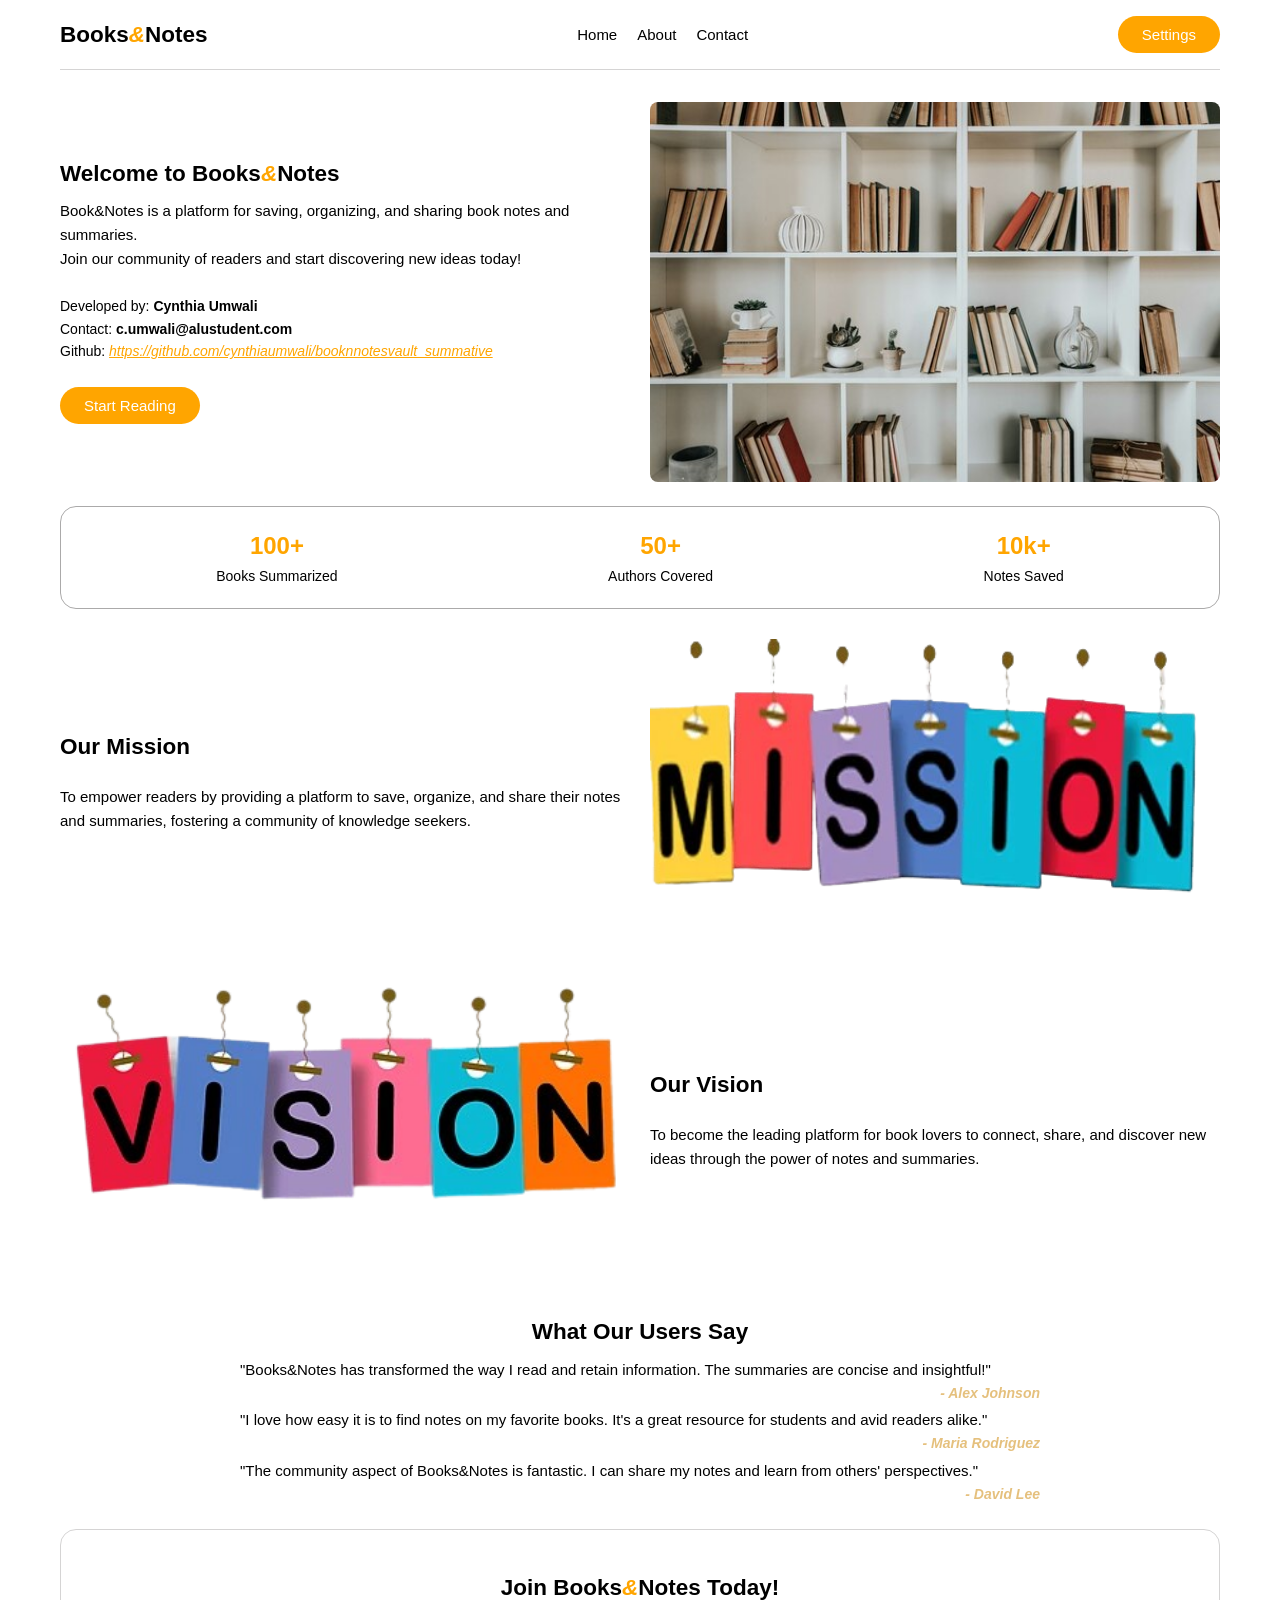
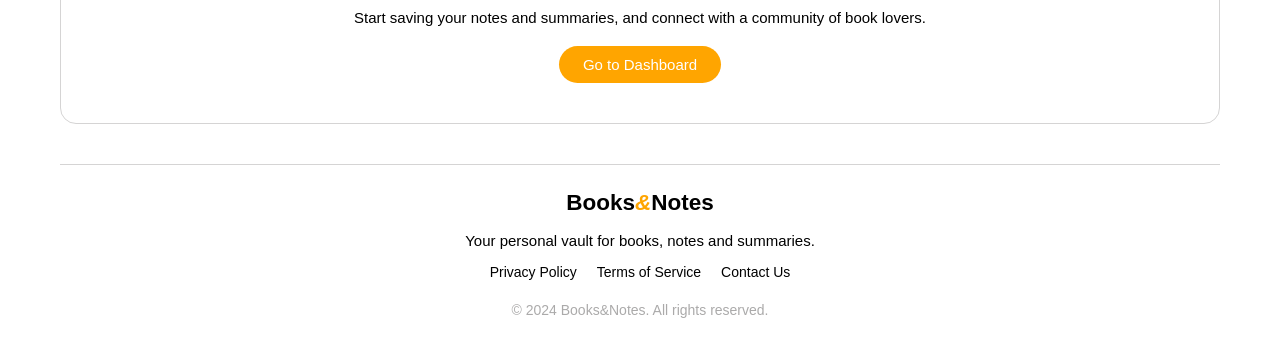
<file: index.html>
<!doctype html>
<html lang="en">
  <head>
    <meta charset="UTF-8" />
    <meta name="viewport" content="width=device-width, initial-scale=1.0" />
    <link rel="stylesheet" href="styles/main.css" />
    <script type="module" src="scripts/main.js" defer></script>
    <title>Books&Notes</title>
  </head>
  <body>
    <nav class="navbar">
      <h2>
        Books<span style="color: orange; font-style: italic">&</span>Notes
      </h2>
      <ul class="nav-links">
        <li><a href="index.html">Home</a></li>
        <li><a href="about.html">About</a></li>
        <li><a href="contact.html">Contact</a></li>
      </ul>
      <button>Settings</button>
      <button class="toggle-navbar" aria-label="Toggle menu" id="toggleNavbar">&#9776;</button>
    </nav>
    <section>
      <div class="hero">
        <div class="hero-content">
          <h1>
            Welcome to Books<span style="color: orange; font-style: italic"
              >&</span
            >Notes
          </h1>
          <p>
            Book&Notes is a platform for saving, organizing, and sharing book
            notes and summaries.
          </p>
          <p>
            Join our community of readers and start discovering new ideas today!
          </p>
          <div class="contact">
            <p>Developed by: <strong>Cynthia Umwali</strong></p>
            <p>Contact: <strong>c.umwali@alustudent.com</strong></p>
            <p>
              Github:
              <a
                href="https://github.com/cynthiaumwali/booknnotesvault_summative"
                style="color: orange; font-style: italic"
                >https://github.com/cynthiaumwali/booknnotesvault_summative</a
              >
            </p>
          </div>
          <button>Start Reading</button>
        </div>
        <div class="hero-image">
          <img src="assets/hero.jpg" alt="Books and Notes" />
        </div>
      </div>
      <div class="stats">
        <div class="stat">
          <h3>100+</h3>
          <p>Books Summarized</p>
        </div>
        <div class="stat">
          <h3>50+</h3>
          <p>Authors Covered</p>
        </div>
        <div class="stat">
          <h3>10k+</h3>
          <p>Notes Saved</p>
        </div>
      </div>
      <div class="mission">
        <div class="mission-content">
          <h2>Our Mission</h2>
          <p>
            To empower readers by providing a platform to save, organize, and
            share their notes and summaries, fostering a community of knowledge
            seekers.
          </p>
        </div>
        <div class="mission-image">
          <img src="assets/mission.png" alt="Mission Image" />
        </div>
      </div>
      <div class="vision">
        <div class="vision-content">
          <h2>Our Vision</h2>
          <p>
            To become the leading platform for book lovers to connect, share,
            and discover new ideas through the power of notes and summaries.
          </p>
        </div>
        <div class="vision-image">
          <img src="assets/vision.png" alt="Vision Image" />
        </div>
      </div>
      <div class="testimonials">
        <h2>What Our Users Say</h2>
        <div class="testimonial">
          <p>
            "Books&Notes has transformed the way I read and retain information.
            The summaries are concise and insightful!"
          </p>
          <h4>- Alex Johnson</h4>
        </div>
        <div class="testimonial">
          <p>
            "I love how easy it is to find notes on my favorite books. It's a
            great resource for students and avid readers alike."
          </p>
          <h4>- Maria Rodriguez</h4>
        </div>
        <div class="testimonial">
          <p>
            "The community aspect of Books&Notes is fantastic. I can share my
            notes and learn from others' perspectives."
          </p>
          <h4>- David Lee</h4>
        </div>
      </div>
      <div class="cta">
        <h2>
          Join Books<span style="color: orange; font-style: italic">&</span
          >Notes Today!
        </h2>
        <p>
          Start saving your notes and summaries, and connect with a community of
          book lovers.
        </p>
        <button>Go to Dashboard</button>
      </div>
      <footer class="footer">
        <div class="footer-info">
          <div class="footer-logo">
            <h2>
              Books<span style="color: orange; font-style: italic">&</span>Notes
            </h2>
            <p>Your personal vault for books, notes and summaries.</p>
          </div>
        </div>
        <ul class="footer-links">
          <li><a href="privacy.html">Privacy Policy</a></li>
          <li><a href="terms.html">Terms of Service</a></li>
          <li><a href="contact.html">Contact Us</a></li>
        </ul>
        <p class="footer-copyright">
          &copy; 2024 Books&Notes. All rights reserved.
        </p>
      </footer>
    </section>
  </body>
</html>
</file>
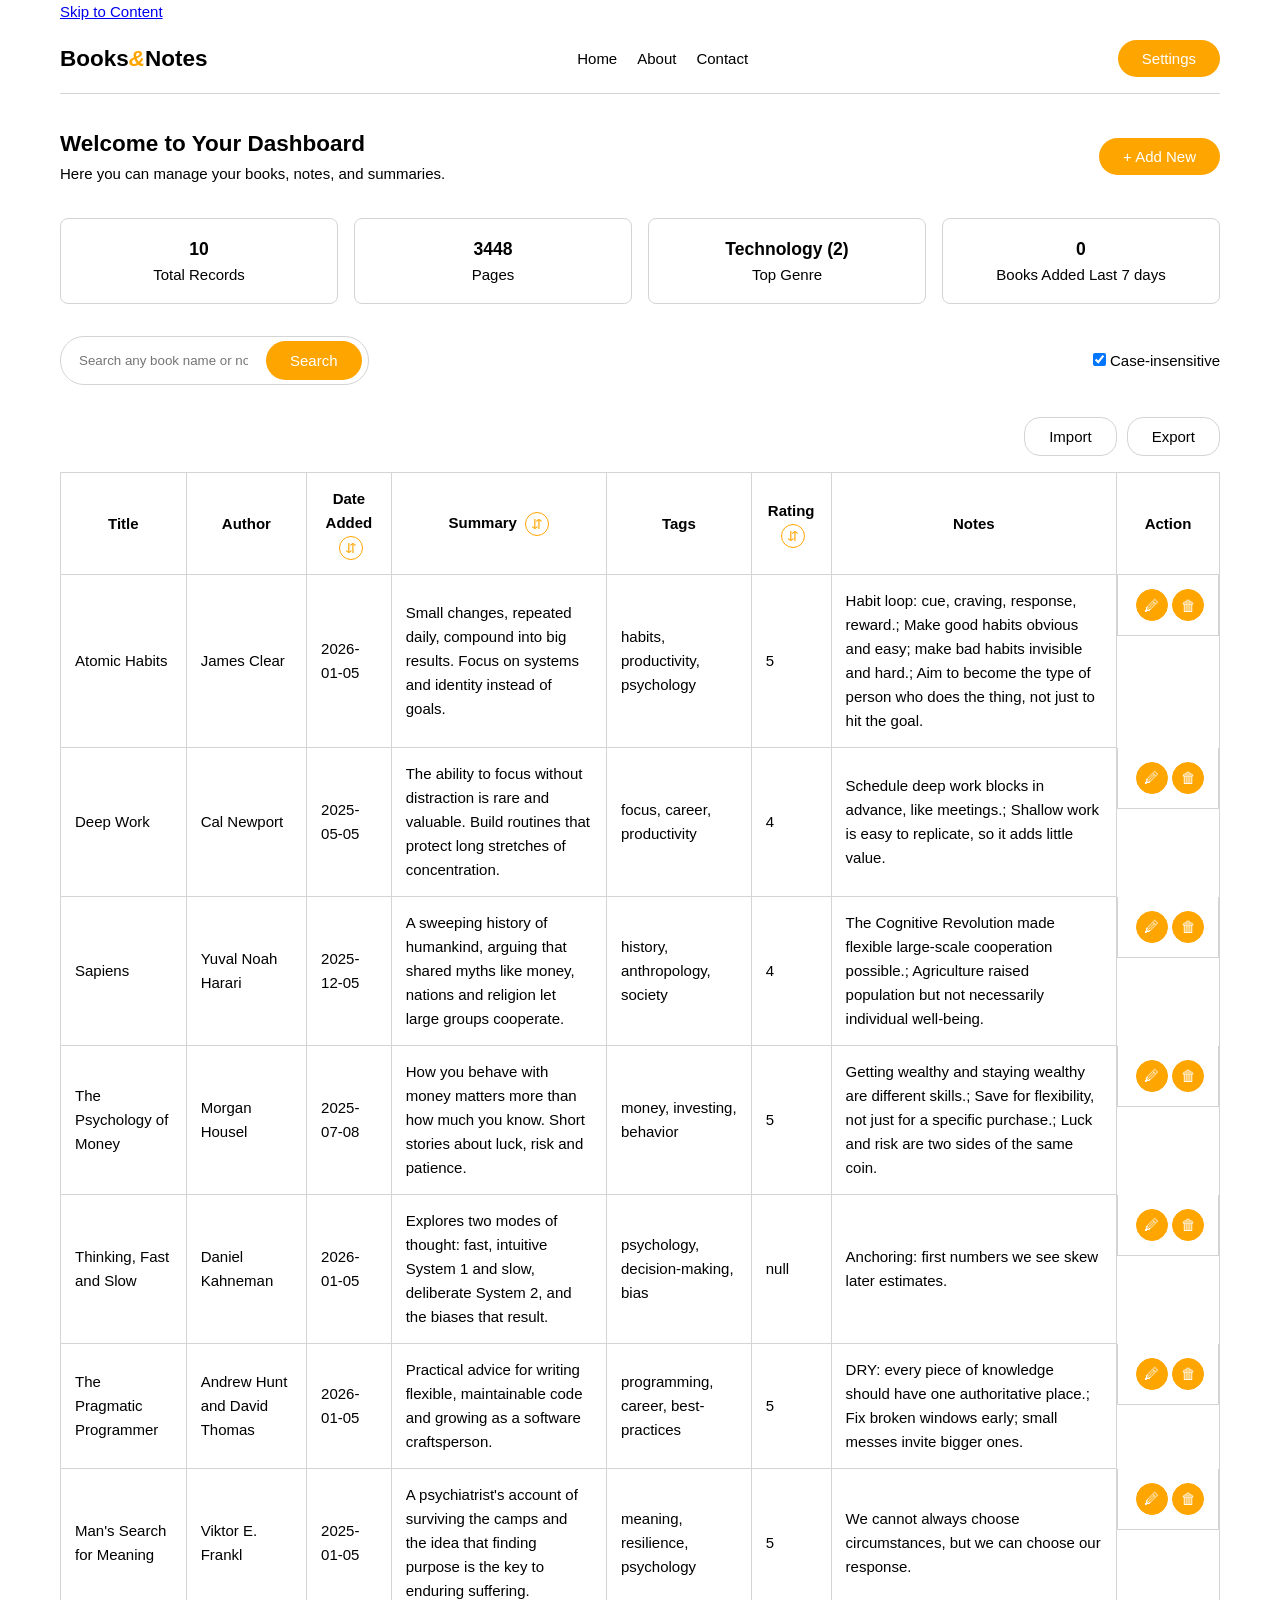
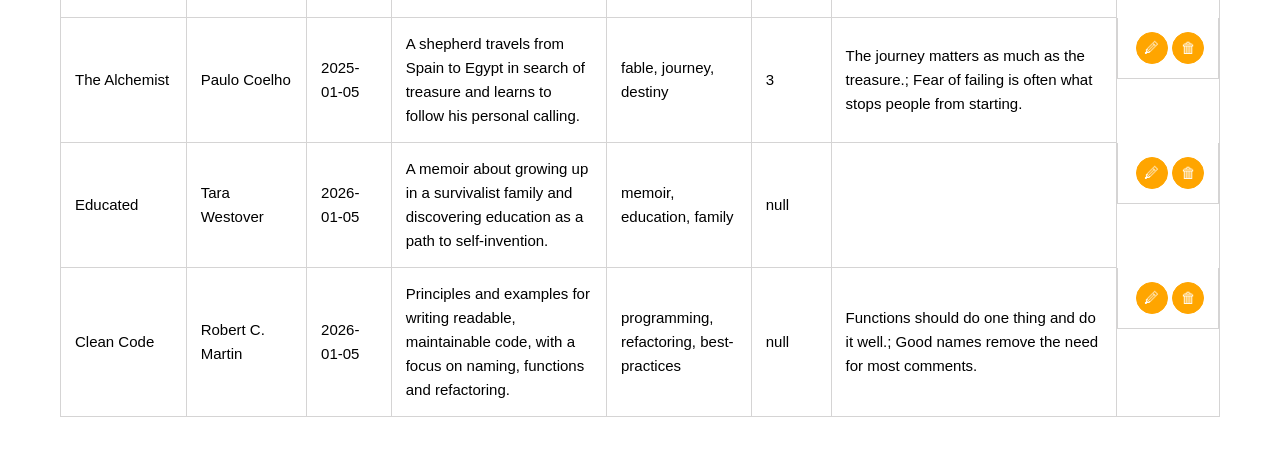
<file: dashboard.html>
<!doctype html>
<html lang="en">
  <head>
    <meta charset="UTF-8" />
    <meta name="viewport" content="width=device-width, initial-scale=1.0" />
    <link rel="stylesheet" href="styles/main.css" />
    <script type="module" src="scripts/main.js" defer></script>
    <title>Dashboard | Books&Notes</title>
  </head>
  <body>
    <a href="#main" class="skip-link">Skip to Content</a>
    <header>
      <nav class="navbar">
        <h2>
          Books<span style="color: orange; font-style: italic">&</span>Notes
        </h2>
        <ul class="nav-links">
          <li><a href="home.html">Home</a></li>
          <li><a href="home.html">About</a></li>
          <li><a href="settings.html">Contact</a></li>
        </ul>
        <button id="settingsPage">Settings</button>
      </nav>
    </header>
    <main class="dashboard">
      <section class="heading">
        <div>
          <h1>Welcome to Your Dashboard</h1>
          <p>Here you can manage your books, notes, and summaries.</p>
        </div>
        <div>
          <button id="addNewButton">+ Add New</button>
        </div>
      </section>
      <section class="number-cards">
        <div class="card">
          <h3 id="totalRecords">0</h3>
          <p>Total Records</p>
        </div>
        <div class="card">
          <h3 id="totalPages">350</h3>
          <p>Pages</p>
        </div>
        <div class="card">
          <h3 id="topGenre">None</h3>
          <p>Top Genre</p>
        </div>
        <div class="card">
          <h3 id="addedLast7Days">75</h3>
          <p>Books Added Last 7 days</p>
        </div>
      </section>
      <section class="search-elements">
        <div class="input-container">
          <input
            type="text"
            placeholder="Search any book name or note..."
            id="searchInput"
            aria-describedby="searchStatus"
          />
          <button id="searchButton">Search</button>
        </div>
        <div>
          <input type="checkbox" id="caseSnstvToggle" checked />
          <label for="caseToggle">Case-insensitive</label>
        </div>
      </section>
      <p id="searchStatus" role="status"></p>
      <section class="import-export">
        <button id="importButton">Import</button>
        <button id="exportButton">Export</button>
        <input
          type="file"
          id="importFile"
          accept=".json,application/json"
          hidden
        />
      </section>
      <section class="records-container">
        <table id="records-table">
          <thead>
            <tr>
              <th>Title</th>
              <th>Author</th>
              <th>
                Date Added
                <button class="sort-button" id="sortByDate">&#8693;</button>
              </th>
              <th>
                Summary
                <button class="sort-button" id="sortBySummary">&#8693;</button>
              </th>
              <th>Tags</th>
              <th>
                Rating
                <button class="sort-button" id="sortByRating">&#8693;</button>
              </th>
              <th>Notes</th>
              <th>Action</th>
            </tr>
          </thead>
          <tbody></tbody>
        </table>
      </section>
    </main>
    <dialog id="form-container">
      <h2 id="dialogTitle">Add Record</h2>
      <form id="addRecordForm">
        <label for="title">Title:</label>
        <input
          type="text"
          id="title"
          name="title"
          required
          placeholder="Enter title"
        /><br />

        <label for="author">Author:</label>
        <input
          type="text"
          id="author"
          name="author"
          required
          placeholder="Enter author"
        /><br />
        <label for="genre">Genre:</label>
        <input
          type="text"
          id="genre"
          name="genre"
          required
          placeholder="Enter genre"
        /><br />
        <label for="year">Year:</label>
        <input
          type="text"
          id="year"
          name="year"
          required
          placeholder="Enter year"
        /><br />
        <label for="status">Status:</label>
        <select id="status" name="status" required>
          <option value="">Select Status</option>
          <option value="read">Read</option>
          <option value="unread">Unread</option></select
        ><br />
        <label for="rating">Rating:</label>
        <input
          type="number"
          id="rating"
          name="rating"
          min="1"
          max="5"
          required
          placeholder="5"
        /><br />
        <label for="summary">Summary:</label>
        <textarea
          id="summary"
          name="summary"
          rows="4"
          cols="50"
          required
          placeholder="Enter summary"
        ></textarea
        ><br />
        <label for="tags">Tags:</label>
        <input
          type="text"
          id="tags"
          name="tags"
          placeholder="Comma-separated tags"
          required
        /><br />
        <label for="notes">Notes:</label>
        <textarea
          id="notes"
          name="notes"
          rows="4"
          cols="50"
          required
          placeholder="Enter notes"
        ></textarea
        ><br />
        <label for="type">Type:</label>
        <select id="type" name="type" required>
          <option value="">Select Type</option>
          <option value="book">Book</option>
          <option value="note">Note</option>
          <option value="summary">Summary</option></select
        ><br />
        <label for="pages">Pages</label>
        <input
          type="number"
          id="pages"
          name="pages"
          placeholder="Pages"
          required
        />
        <div class="form-buttons">
          <button type="submit" class="success" id="submitButton">
            Add Record
          </button>
          <button type="button" id="cancelButton" class="danger">Cancel</button>
        </div>
      </form>
    </dialog>
  </body>
</html>
</file>
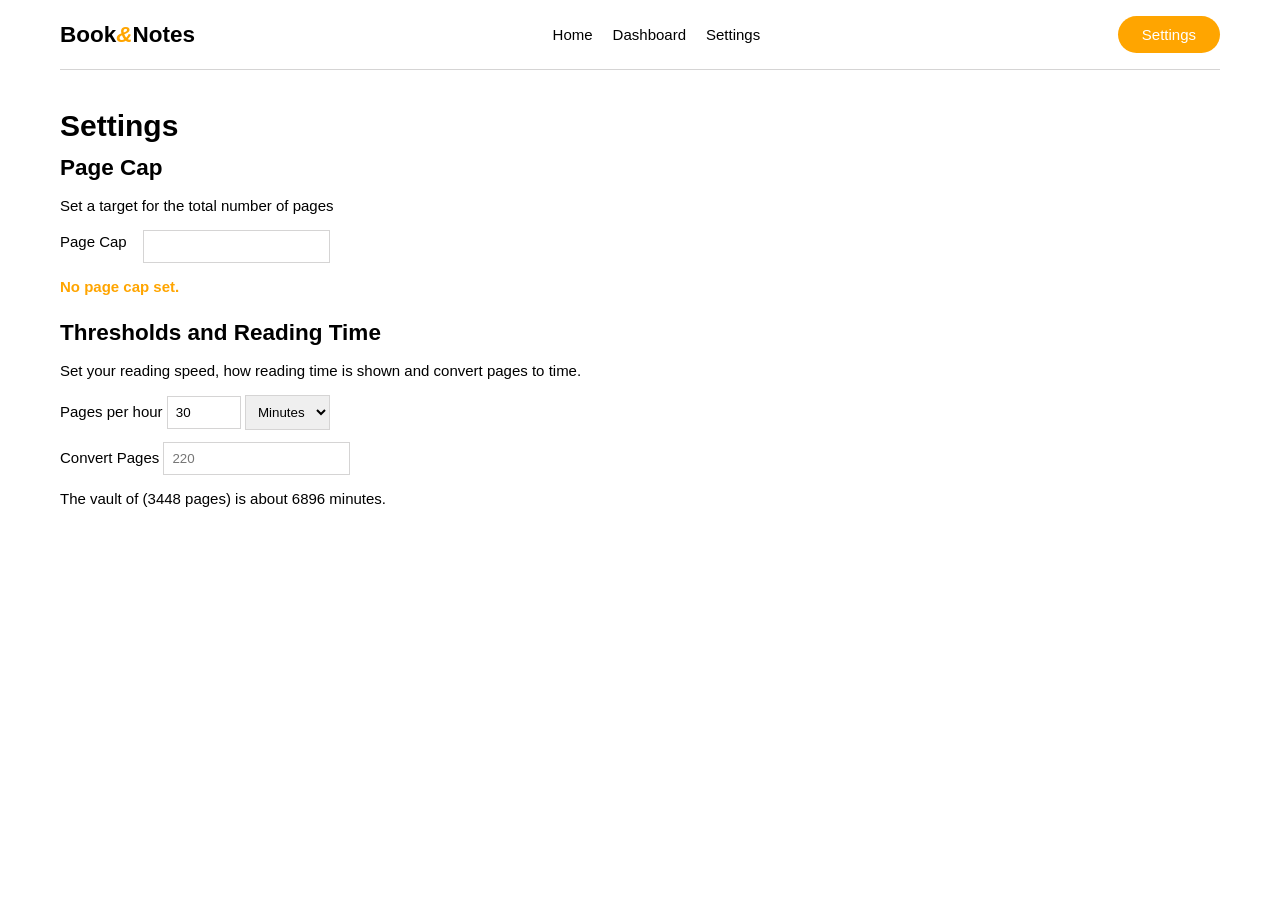
<file: settings.html>
<!doctype html>
<html lang="en">
  <head>
    <meta charset="UTF-8" />
    <meta name="viewport" content="width=device-width, initial-scale=1.0" />
    <link rel="stylesheet" href="styles/main.css" />
    <script type="module" src="scripts/settings.js" defer></script>
    <title>Settings | Books&Notes</title>
  </head>
  <body>
    <header>
      <nav class="navbar">
        <h2>
          Book<span style="color: orange; font-style: italic">&</span>Notes
        </h2>
        <ul class="nav-links">
          <li><a href="home.html">Home</a></li>
          <li><a href="dashboard.html">Dashboard</a></li>
          <li><a href="settings.html" aria-current="page">Settings</a></li>
        </ul>
        <button id="settingsPage">Settings</button>
        <button
          class="toggle-navbar"
          aria-label="Toggle menu"
          id="toggleNavbar"
        >
          &#9776;
        </button>
      </nav>
    </header>
    <main class="settings" id="main">
      <h1>Settings</h1>
      <section class="pages-cap" aria-labelledby="capHeading">
        <h2 id="capHeading">Page Cap</h2>
        <p>Set a target for the total number of pages</p>
        <div class="capInputContainer">
          <label for="capInput">Page Cap</label>
          <input type="number" id="capInput" min="0" />
        </div>
        <p id="capStatus" role="status" aria-live="polite"></p>
      </section>
      <section class="thresholds" aria-labelledby="thresholdsHeading">
        <h2 id="thresholdsHeading">Thresholds and Reading Time</h2>
        <p>
          Set your reading speed, how reading time is shown and convert pages to
          time.
        </p>
        <div>
          <label for="pagesPerHour">Pages per hour</label>
          <input
            type="number"
            id="pagesPerHour"
            min="1"
            max="1000"
            value="30"
          />
          <select id="timeUnits">
            <option value="minutes">Minutes</option>
            <option value="hours">Hours</option>
          </select>
        </div>
        <div>
          <label for="convertPages">Convert Pages</label>
          <input type="number" id="convertPages" min="0" placeholder="220" />
          <p id="convertResult" role="status" aria-live="polite"></p>
          <p id="readingTime"></p>
        </div>
      </section>
      <p id="settingsStatus" role="status" aria-live="polite"></p>
    </main>
  </body>
</html>
</file>
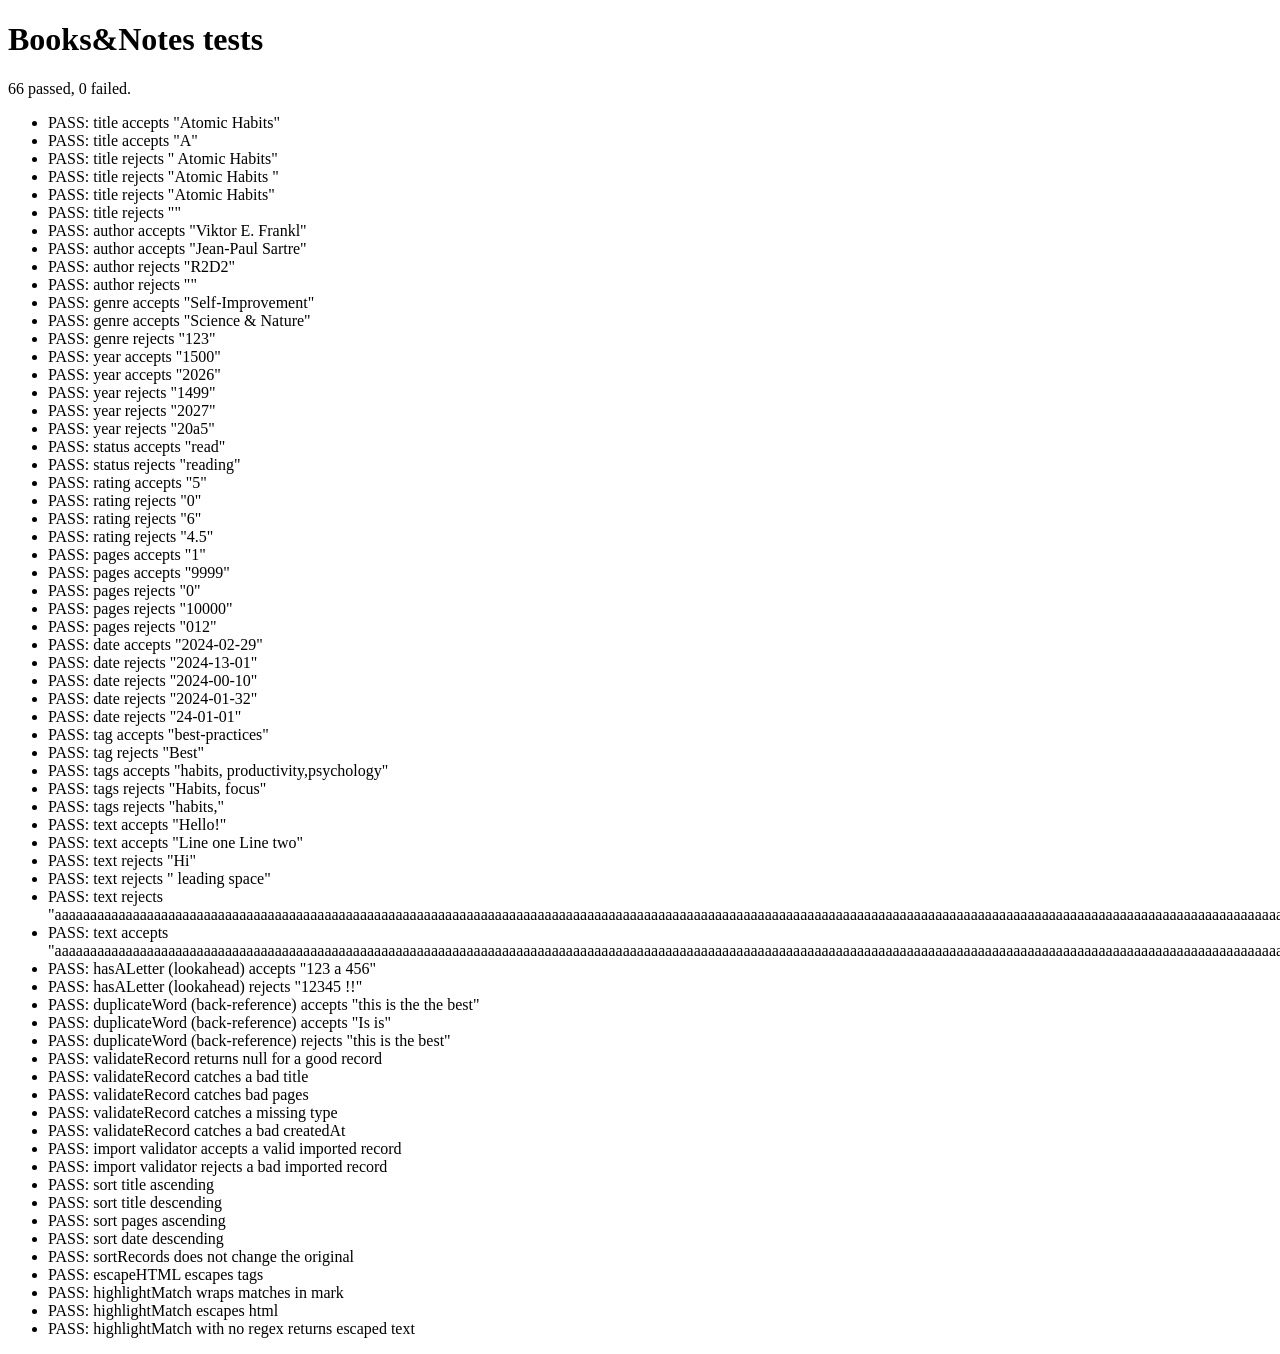
<file: tests.html>
<!doctype html>
<html lang="en">
  <head>
    <meta charset="UTF-8" />
    <meta name="viewport" content="width=device-width, initial-scale=1.0" />
    <title>Tests | Books&Notes</title>
  </head>
  <body>
    <h1>Books&Notes tests</h1>
    <p id="summary" role="status"></p>
    <ul id="results"></ul>
    <script type="module">
      import { regexPatterns as r } from "./scripts/regexPatterns.js";
      import {
        validateRecord,
        importsRecordValidator,
      } from "./scripts/validators.js";
      import { containsMatch } from "./scripts/search.js";
      import { sortRecords } from "./scripts/sortRecords.js";
      import { highlightMatch, escapeHTML } from "./scripts/displayRecords.js";

      const results = document.getElementById("results");
      let passed = 0;
      let failed = 0;

      const check = (name, condition) => {
        const li = document.createElement("li");
        li.className = condition ? "pass" : "fail";
        li.textContent = `${condition ? "PASS" : "FAIL"}: ${name}`;
        results.appendChild(li);
        condition ? passed++ : failed++;
      };

      const ok = (name, regex, value) =>
        check(`${name} accepts "${value}"`, regex.test(value));
      const bad = (name, regex, value) =>
        check(`${name} rejects "${value}"`, !regex.test(value));

      //test for trailing/double spaces - title
      ok("title", r.title, "Atomic Habits");
      ok("title", r.title, "A");
      bad("title", r.title, " Atomic Habits");
      bad("title", r.title, "Atomic Habits ");
      bad("title", r.title, "Atomic  Habits");
      bad("title", r.title, "");

      ok("author", r.author, "Viktor E. Frankl");
      ok("author", r.author, "Jean-Paul Sartre");
      bad("author", r.author, "R2D2");
      bad("author", r.author, "");

      ok("genre", r.genre, "Self-Improvement");
      ok("genre", r.genre, "Science & Nature");
      bad("genre", r.genre, "123");

      ok("year", r.year, "1500");
      ok("year", r.year, "2026");
      bad("year", r.year, "1499");
      bad("year", r.year, "2027");
      bad("year", r.year, "20a5");

      ok("status", r.status, "read");
      bad("status", r.status, "reading");
      ok("rating", r.rating, "5");
      bad("rating", r.rating, "0");
      bad("rating", r.rating, "6");
      bad("rating", r.rating, "4.5");

      ok("pages", r.pages, "1");
      ok("pages", r.pages, "9999");
      bad("pages", r.pages, "0");
      bad("pages", r.pages, "10000");
      bad("pages", r.pages, "012");

      ok("date", r.date, "2024-02-29");
      bad("date", r.date, "2024-13-01");
      bad("date", r.date, "2024-00-10");
      bad("date", r.date, "2024-01-32");
      bad("date", r.date, "24-01-01");

      ok("tag", r.tag, "best-practices");
      bad("tag", r.tag, "Best");
      ok("tags", r.tags, "habits, productivity,psychology");
      bad("tags", r.tags, "Habits, focus");
      bad("tags", r.tags, "habits,");

      ok("text", r.text, "Hello!");
      ok("text", r.text, "Line one\nLine two");
      bad("text", r.text, "Hi");
      bad("text", r.text, " leading space");
      bad("text", r.text, "a".repeat(501));
      ok("text", r.text, "a".repeat(500));

      ok("hasALetter (lookahead)", r.hasALetter, "123 a 456");
      bad("hasALetter (lookahead)", r.hasALetter, "12345 !!");
      ok(
        "duplicateWord (back-reference)",
        r.duplicateWord,
        "this is the the best",
      );
      ok("duplicateWord (back-reference)", r.duplicateWord, "Is is");
      bad(
        "duplicateWord (back-reference)",
        r.duplicateWord,
        "this is the best",
      );

      const good = {
        title: "Deep Work",
        author: "Cal Newport",
        genre: "Productivity",
        year: "2016",
        pages: "304",
        status: "read",
        rating: "4",
        summary: "Focus matters.",
        tags: "focus, career",
        notes: "Schedule deep work.",
        type: "book",
      };

      check(
        "validateRecord returns null for a good record",
        validateRecord(good) === null,
      );
      check(
        "validateRecord catches a bad title",
        validateRecord({ ...good, title: " x" }) !== null,
      );
      check(
        "validateRecord catches bad pages",
        validateRecord({ ...good, pages: "0" }) !== null,
      );
      check(
        "validateRecord catches a missing type",
        validateRecord({ ...good, type: "" }) !== null,
      );
      check(
        "validateRecord catches a bad createdAt",
        validateRecord({ ...good, createdAt: "2024-13-01" }) !== null,
      );

      const imported = {
        ...good,
        tags: ["focus", "career"],
        notes: [{ text: "Schedule deep work" }],
      };
      check(
        "import validator accepts a valid imported record",
        importsRecordValidator(imported) === true,
      );
      check(
        "import validator rejects a bad imported record",
        importsRecordValidator({ ...imported, rating: "9" }) === false,
      );

      const list = [
        { title: "B", pages: "300", createdAt: "2024-02-01" },
        { title: "A", pages: "100", createdAt: "2024-03-01" },
        { title: "C", pages: "200", createdAt: "2024-01-01" },
      ];

      check(
        "sort title ascending",
        sortRecords(list, "title", 1)
          .map((x) => x.title)
          .join("") === "ABC",
      );
      check(
        "sort title descending",
        sortRecords(list, "title", -1)
          .map((x) => x.title)
          .join("") === "CBA",
      );
      check(
        "sort pages ascending",
        sortRecords(list, "pages", 1)
          .map((x) => x.pages)
          .join() === "100,200,300",
      );
      check(
        "sort date descending",
        sortRecords(list, "createdAt", -1)
          .map((x) => x.title)
          .join("") === "ABC",
      );
      check("sortRecords does not change the original", list[0].title === "B");

      check("escapeHTML escapes tags", escapeHTML("<b>") === "&lt;b&gt;");
      check(
        "highlightMatch wraps matches in mark",
        highlightMatch("a cat", /cat/g) === "a <mark>cat</mark>",
      );
      check(
        "highlightMatch escapes html",
        highlightMatch("<i>x</i>", /x/g) ===
          "&lt;i&gt;<mark>x</mark>&lt;/i&gt;",
      );
      check(
        "highlightMatch with no regex returns escaped text",
        highlightMatch("a&b", null) === "a&amp;b",
      );

      document.getElementById("summary").textContent =
        `${passed} passed, ${failed} failed.`;
    </script>
  </body>
</html>
</file>
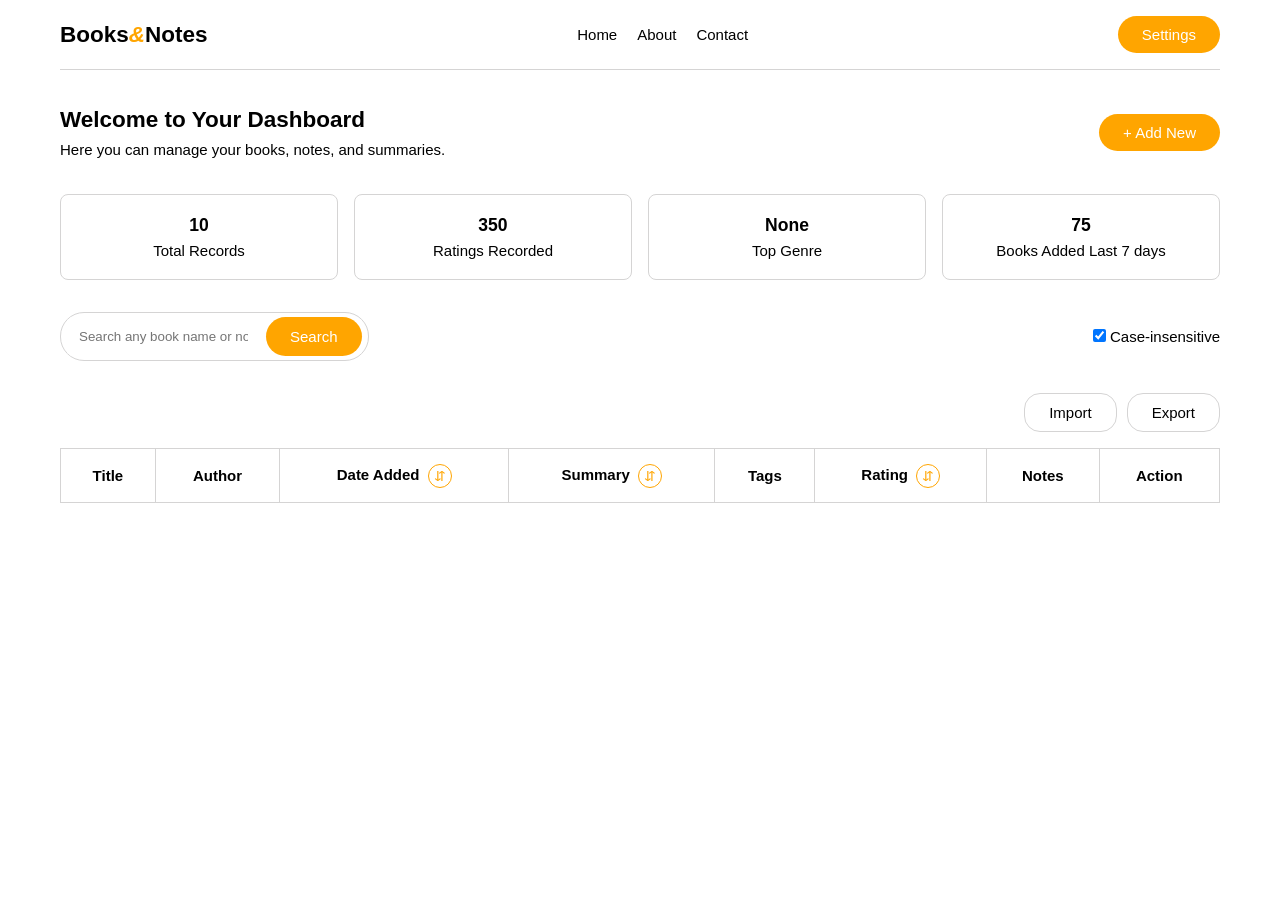
<file: pages/dashboard.html>
<!doctype html>
<html>
  <head>
    <meta charset="UTF-8" />
    <meta name="viewport" content="width=device-width, initial-scale=1.0" />
    <link rel="stylesheet" href="/styles/main.css" />
    <script type="module" src="/scripts/main.js" defer></script>
    <title>Books&Notes</title>
  </head>
  <body>
    <nav class="navbar">
      <h2>
        Books<span style="color: orange; font-style: italic">&</span>Notes
      </h2>
      <ul class="nav-links">
        <li><a href="index.html">Home</a></li>
        <li><a href="about.html">About</a></li>
        <li><a href="contact.html">Contact</a></li>
      </ul>
      <button>Settings</button>
    </nav>
    <section class="dashboard">
      <div class="heading">
        <div>
          <h1>Welcome to Your Dashboard</h1>
          <p>Here you can manage your books, notes, and summaries.</p>
        </div>
        <div>
          <button id="addNewButton">+ Add New</button>
        </div>
      </div>
      <div class="number-cards">
        <div class="card">
          <h3 id="totalRecords">0</h3>
          <p>Total Records</p>
        </div>
        <div class="card">
          <h3 id="totalRatings">350</h3>
          <p>Ratings Recorded</p>
        </div>
        <div class="card">
          <h3 id="topGenre">None</h3>
          <p>Top Genre</p>
        </div>
        <div class="card">
          <h3 id="addedLast7Days">75</h3>
          <p>Books Added Last 7 days</p>
        </div>
      </div>
      <div class="search-elements">
        <div class="input-container">
          <input
            type="text"
            placeholder="Search any book name or note..."
            id="searchInput"
            aria-describedby="searchStatus"
          />
          <button id="searchButton">Search</button>
        </div>
        <div>
          <input type="checkbox" id="caseSnstvToggle" checked />
          <label for="caseToggle">Case-insensitive</label>
        </div>
      </div>
      <p id="searchStatus" role="status"></p>
      <div class="import-export">
        <button id="importButton">Import</button>
        <button id="exportButton">Export</button>
        <input
          type="file"
          id="importFile"
          accept=".json,application/json"
          hidden
        />
      </div>
      <div class="records-container">
        <table id="records-table">
          <thead>
            <tr>
              <th>Title</th>
              <th>Author</th>
              <th>
                Date Added
                <button class="sort-button" id="sortByDate">&#8693;</button>
              </th>
              <th>
                Summary
                <button class="sort-button" id="sortBySummary">&#8693;</button>
              </th>
              <th>Tags</th>
              <th>
                Rating
                <button class="sort-button" id="sortByRating">&#8693;</button>
              </th>
              <th>Notes</th>
              <th>Action</th>
            </tr>
          </thead>
          <tbody></tbody>
        </table>
      </div>
    </section>
    <dialog id="form-container">
      <h2 id="dialogTitle">Add Record</h2>
      <form id="addRecordForm">
        <label for="title">Title:</label>
        <input
          type="text"
          id="title"
          name="title"
          required
          placeholder="Enter title"
        /><br />

        <label for="author">Author:</label>
        <input
          type="text"
          id="author"
          name="author"
          required
          placeholder="Enter author"
        /><br />
        <label for="genre">Genre:</label>
        <input
          type="text"
          id="genre"
          name="genre"
          required
          placeholder="Enter genre"
        /><br />
        <label for="year">Year:</label>
        <input
          type="text"
          id="year"
          name="year"
          required
          placeholder="Enter year"
        /><br />
        <label for="status">Status:</label>
        <select id="status" name="status" required>
          <option value="">Select Status</option>
          <option value="read">Read</option>
          <option value="unread">Unread</option></select
        ><br />
        <label for="rating">Rating:</label>
        <input
          type="number"
          id="rating"
          name="rating"
          min="1"
          max="5"
          required
          placeholder="5"
        /><br />
        <label for="summary">Summary:</label>
        <textarea
          id="summary"
          name="summary"
          rows="4"
          cols="50"
          required
          placeholder="Enter summary"
        ></textarea
        ><br />
        <label for="tags">Tags:</label>
        <input
          type="text"
          id="tags"
          name="tags"
          placeholder="Comma-separated tags"
          required
        /><br />
        <label for="notes">Notes:</label>
        <textarea
          id="notes"
          name="notes"
          rows="4"
          cols="50"
          required
          placeholder="Enter notes"
        ></textarea
        ><br />
        <label for="type">Type:</label>
        <select id="type" name="type" required>
          <option value="">Select Type</option>
          <option value="book">Book</option>
          <option value="note">Note</option>
          <option value="summary">Summary</option></select
        ><br />
        <div class="form-buttons">
          <button type="submit" class="success" id="submitButton">Add Record</button>
          <button type="button" id="cancelButton" class="danger">Cancel</button>
        </div>
      </form>
    </dialog>
  </body>
</html>
</file>
<file: styles/main.css>
* {
  margin: 0;
  padding: 0;
  box-sizing: border-box;
}

body {
  font-family: Arial, sans-serif;
  background-color: white;
  color: black;
  line-height: 1.6;
  max-width: 1200px;
  margin: 0 auto;
  padding: 0 20px;
  font-size: 15px;
}

.navbar {
  display: flex;
  justify-content: space-between;
  align-items: center;
  padding: 16px 0;
  margin-bottom: 32px;
  border-bottom: 1px solid rgb(213, 212, 212);
}

.nav-links {
  list-style: none;
  display: flex;
  gap: 20px;
}

.nav-links li a {
  text-decoration: none;
  color: black;
}

.navbar a {
  text-decoration: none;
  color: black;
}

.nav-links li a:hover {
  color: orange;
  transition: color 0.3s ease;
}

.hero,
.mission,
.vision {
  display: grid;
  grid-template-columns: 1fr 1fr;
  gap: 20px;
  margin-bottom: 24px;
  align-items: center;
}

.hero-content h1 {
  line-height: 1.2;
  margin-bottom: 12px;
}

.hero-content button {
  margin-top: 16px;
}

img {
  display: block;
  width: 100%;
  height: 100%;
  object-fit: cover;
  border-radius: 8px;
}

button {
  padding: 10px 24px;
  color: white;
  background-color: orange;
  border: none;
  border-radius: 24px;
  cursor: pointer;
  font-size: 15px;
}

.contact {
  margin-top: 24px;
  margin-bottom: 8px;
  font-size: 14px;
  gap: 8px;
}

.stats {
  display: flex;
  justify-content: space-around;
  padding: 20px;
  margin-bottom: 30px;
  text-align: center;
  border: 1px solid rgb(171, 170, 170);
  border-radius: 16px;
  font-size: 14px;
}

.stat h3 {
  margin-bottom: 0;
  font-size: 24px;
  color: orange;
}

.mission p,
.vision p {
  padding-top: 20px;
}

.vision-image {
  order: -1;
}

.testimonials {
  margin-bottom: 24px;
  max-width: 800px;
  margin-left: auto;
  margin-right: auto;
}

.testimonials h2 {
  margin-bottom: 8px;
  text-align: center;
}

.testimonial h4 {
  text-align: end;
  color: rgba(218, 164, 66, 0.689);
  font-style: italic;
  font-size: 14px;
  margin-bottom: 4px;
  font-weight: semi-bold;
}

.cta {
  padding: 40px 24px;
  text-align: center;
  border: 1px solid rgb(213, 212, 212);
  border-radius: 16px;
}

.cta button {
  margin-top: 16px;
}

.footer {
  margin-top: 40px;
  padding: 20px 0;
  text-align: center;
  border-top: 1px solid rgb(213, 212, 212);
}

.footer-info {
  align-content: center;
}

.footer-logo h2,
.footer-logo p {
  margin-bottom: 8px;
}

.footer-links {
  list-style: none;
  display: flex;
  justify-content: center;
  gap: 20px;
  font-size: 14px;
}

.footer-links li a {
  text-decoration: none;
  color: black;
}

.footer-links li a:hover {
  color: orange;
  transition: color 0.3s ease;
}

.footer-copyright {
  margin-top: 16px;
  font-size: 14px;
  color: rgb(171, 170, 170);
}

/* styles for dashboard */

.heading {
  display: flex;
  justify-content: space-between;
  gap: 16px;
  align-items: center;
  margin-bottom: 32px;
}

.number-cards {
  display: flex;
  justify-content: space-between;
  gap: 16px;
  margin-bottom: 32px;
}

.card {
  flex: 1;
  padding: 16px;
  border: 1px solid rgb(213, 212, 212);
  border-radius: 8px;
  text-align: center;
}

.search-elements {
  display: flex;
  justify-content: space-between;
  gap: 16px;
  align-items: center;
  margin-bottom: 32px;
}

.input-container {
  border: 1px solid rgb(213, 212, 212);
  border-radius: 24px;
  padding: 4px 6px;
  overflow: hidden;
  display: flex;
}

.input-container input {
  border: none;
  padding: 12px;
  margin-right: 6px;
  width: 100%;
}

.records-container {
  margin-bottom: 32px;
}

table {
  width: 100%;
  border-collapse: collapse;
  border: 1px solid rgb(213, 212, 212);
  border-radius: 8px;
}

th,
td {
  border-bottom: 1px solid rgb(213, 212, 212);
  border-right: 1px solid rgb(213, 212, 212);
  border-left: 1px solid rgb(213, 212, 212);
  padding: 14px;
  word-wrap: break-word;
}

th:nth-last-child,
td:nth-last-child {
  border-right: none;
}

dialog {
  border: 1px solid rgb(213, 212, 212);
  border-radius: 8px;
  padding: 20px;
  margin: auto;
}

dialog h2 {
  margin-bottom: 20px;
  text-align: center;
}

dialog input,
dialog select,
dialog textarea {
  width: 100%;
  padding: 8px;
  margin-bottom: 12px;
  border: 1px solid rgb(213, 212, 212);
  border-radius: 8px;
}

dialog .form-buttons {
  display: flex;
  justify-content: space-between;
  gap: 10px;
  margin-top: 16px;
}

dialog .form-buttons .danger {
  background-color: white;
  color: black;
  border: 1px solid rgb(213, 212, 212);
  border-radius: 16px;
}

.import-export {
  display: flex;
  justify-content: flex-end;
  gap: 10px;
  margin-bottom: 16px;
}

.import-export button {
  background-color: white;
  color: black;
  border: 1px solid rgb(213, 212, 212);
  border-radius: 16px;
}

.sort-button,
.editButton,
.deleteButton {
  display: inline-flex;
  align-items: center;
  justify-content: center;
  width: 24px;
  height: 24px;
  padding: 0;
  margin-left: 4px;
  background: white;
  border: 1px solid orange;
  border-radius: 50%;
  color: orange;
  font-size: 14px;
  line-height: 1;
  cursor: pointer;
  vertical-align: middle;
}

.action-buttons {
  display: flex;
  justify-content: space-between;
}

.editButton,
.deleteButton {
  font-size: 15px;
  width: 32px;
  height: 32px;
  background: orange;
  color: white;
}

.sort-button:hover {
  background: orange;
  color: white;
}

mark {
  background-color: rgb(247, 247, 109);
  color: darkgoldenrod;
}

.toggle-navbar {
  display: none;
}

.pages-cap {
  margin-bottom: 16px;
}

.settings h2 {
  margin-bottom: 8px;
}

.settings input, #timeUnits {
  border: none;
  padding: 8px;
  border: 1px solid rgb(213, 212, 212);
}

.capInputContainer {
  display: flex;
  gap: 16px;
  justify-content: center;
  width:fit-content;
  margin-top: 12px;
}

#capStatus, #convertResult, #settingsStatus {
  color: orange;
  font-weight: 600;
  margin-top: 12px;
}

.thresholds div {
  margin-top: 12px;
}

@media (max-width: 480px) {
  .mission,
  .vision {
    display: grid;
    grid-template-columns: 1fr;
    gap: 8px;
  }

  .vision-image {
    order: 0;
  }

  .stats,
  .heading {
    flex-direction: column;
  }

  .heading {
    align-items: flex-start;
  }

  .footer-links {
    flex-wrap: wrap;
  }
}

@media (max-width: 768px) {
  .toggle-navbar {
    display: block;
    padding: 6px 12px;
  }
  .nav-links,
  .navbar > button:not(.toggle-navbar) {
    display: none;
  }

  .navbar.open .nav-links {
    width: 100%;
    display: flex;
    flex-direction: column;
    margin-top: 8px;
    padding: 5px;
  }

  .navbar.open > button:not(.toggle-navbar) {
    display: block;
    margin-top: 12px;
  }

  .hero-image {
    display: none;
  }
  .hero {
    display: flex;
  }

  .hero-content {
    min-width: 0;
  }

  .hero-content h1,
  .contact a {
    overflow-wrap: anywhere;
  }

  .number-cards {
    flex-wrap: wrap;
  }

  .search-elements {
    flex-direction: column;
    align-items: stretch;
  }

  .dialog {
    width: 90%;
  }

  .records-container {
    overflow-x: visible;
  }

  table,
  thead,
  tbody,
  tr,
  th,
  td {
    display: block;
  }

  table {
    min-width: 0;
    border: none;
  }

  thead {
    display: none;
  }

  tr {
    margin-bottom: 16px;
    border: 1px solid rgb(213, 212, 212);
    border-radius: 8px;
    padding: 8px;
  }

  td {
    display: flex;
    justify-content: space-between;
    gap: 8px;
    border: none;
    padding: 5px;
    text-align: left;
  }

  .action-buttons {
    display: flex;
    justify-content: end;
  }
}
</file>
